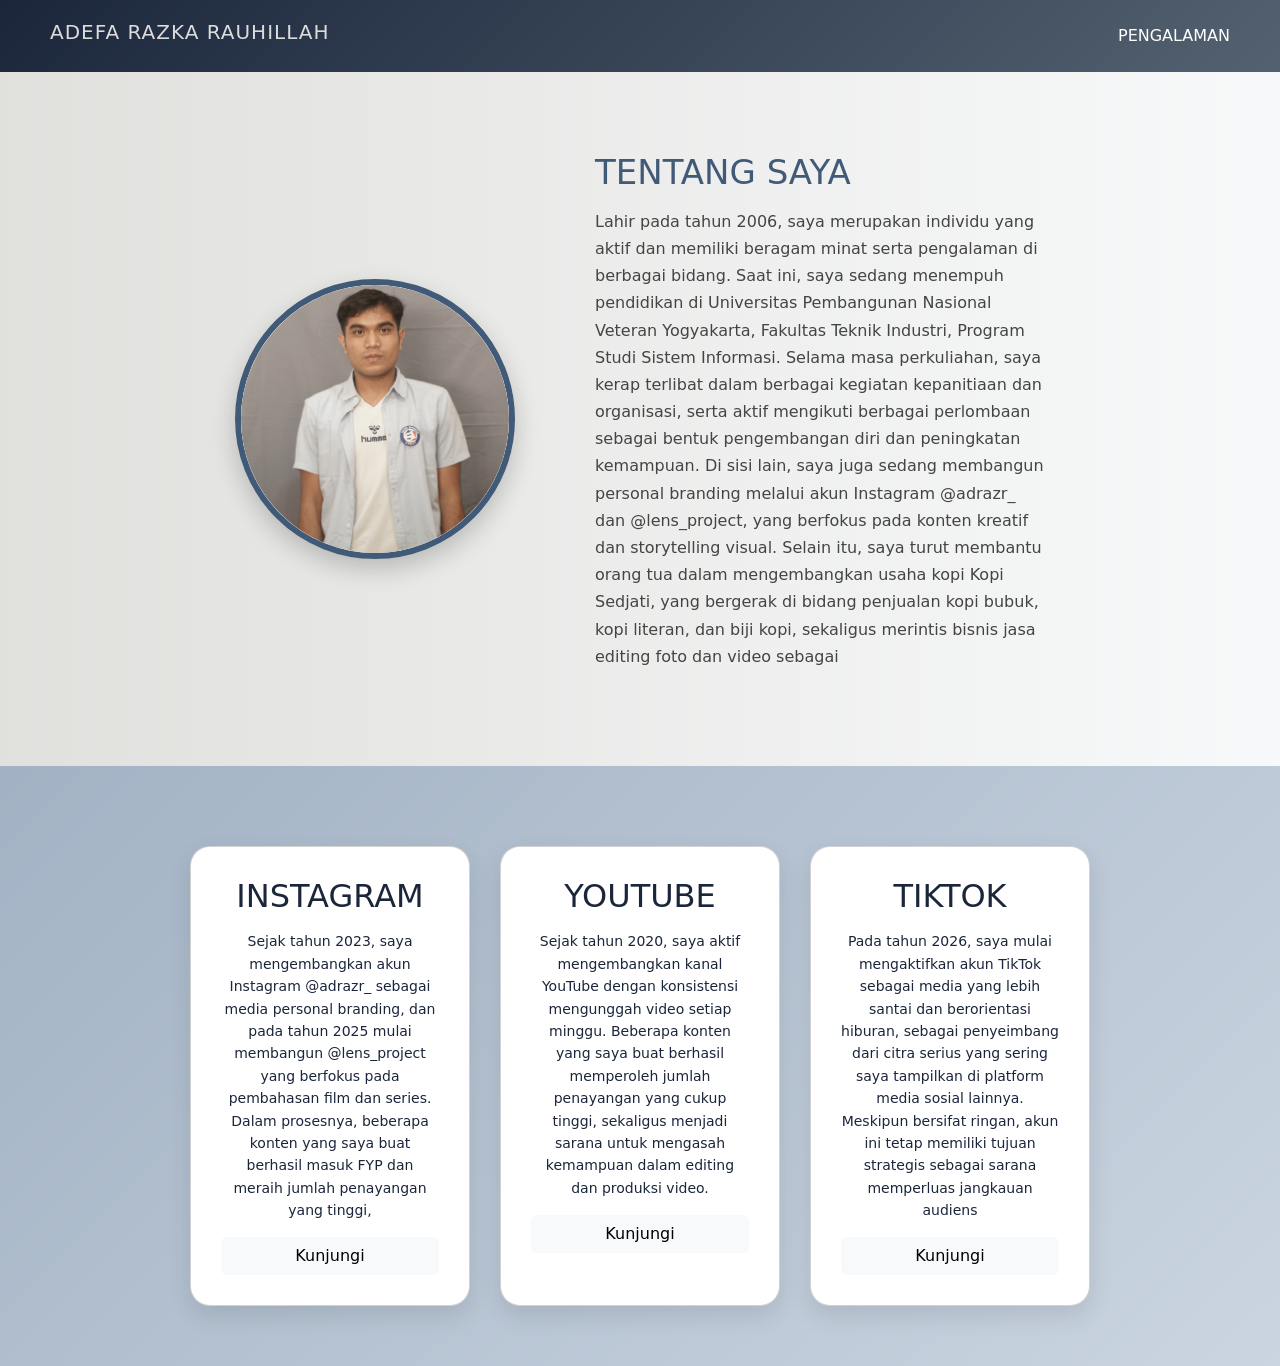
<file: index.html>
<!DOCTYPE html>
<html lang="id">
<head>
    <meta charset="UTF-8">
    <meta name="viewport" content="width=device-width, initial-scale=1.0">
    <title>ADEFA RAZKA RAUHILLAH</title>
    <!-- Bootstrap -->
    <link href="https://cdn.jsdelivr.net/npm/bootstrap@5.3.0/dist/css/bootstrap.min.css" rel="stylesheet">

    <!-- CSS -->
    <link rel="stylesheet" href="stylee.css">
</head>
</head>


<body>
  <script src="script.js"></script>
<nav class="atas">
    <h1>ADEFA RAZKA RAUHILLAH</h1>
    <a href="index1.html" class="pengalaman">PENGALAMAN</a>
</nav>


<div class="tentang">
  <div class="tentang-kiri"> 
    <img src="asset/pictures44.png" alt="Foto Adefa Razka Rauhillah" width="300" height="300">
  </div>
   <div class="tentang-kanan"> 
    <h2 style="color: #415A77;">TENTANG SAYA</h2>
    <p >Lahir pada tahun 2006, saya merupakan individu yang aktif dan memiliki beragam minat 
        serta pengalaman di berbagai bidang. Saat ini, saya sedang menempuh pendidikan di Universitas 
        Pembangunan Nasional Veteran Yogyakarta, Fakultas Teknik Industri, Program Studi Sistem Informasi. 
        Selama masa perkuliahan, saya kerap terlibat dalam berbagai kegiatan kepanitiaan dan organisasi, 
        serta aktif mengikuti berbagai perlombaan sebagai bentuk pengembangan diri dan peningkatan kemampuan. 
        Di sisi lain, saya juga sedang membangun personal branding melalui akun Instagram @adrazr_ dan @lens_project, 
        yang berfokus pada konten kreatif dan storytelling visual. Selain itu, saya turut membantu orang tua dalam mengembangkan 
        usaha kopi Kopi Sedjati, yang bergerak di bidang penjualan kopi bubuk, kopi literan, dan biji kopi, sekaligus merintis bisnis
         jasa editing foto dan video sebagai </p>
         </div>   
</div>

<div class="cards">
  <div class="card">
    <h2>INSTAGRAM</h2>
    <!-- <div class="instagram">
    <img src="asset/picture45.jpeg" alt="foto instagram" width="250px" height="500px">
    </div> -->
    <p>Sejak tahun 2023, saya mengembangkan akun Instagram @adrazr_ sebagai media personal branding,
      dan pada tahun 2025 mulai membangun @lens_project yang berfokus pada pembahasan film dan series.
      Dalam prosesnya, beberapa konten yang saya buat berhasil masuk FYP dan meraih jumlah penayangan yang tinggi,
      </p>
       <a href="https://www.instagram.com/adrazr_/" target="_blank" class="btn btn-light">Kunjungi</a>
  </div>
    <div class="card">
    <h2>YOUTUBE</h2>
    <P>Sejak tahun 2020, saya aktif mengembangkan kanal YouTube dengan konsistensi mengunggah video setiap minggu.
         Beberapa konten yang saya buat berhasil memperoleh jumlah penayangan yang cukup tinggi, sekaligus menjadi
          sarana untuk mengasah kemampuan dalam editing dan produksi video. </P>
    <a href="https://www.youtube.com/@adefarazka1221" target="_blank" class="btn btn-light">Kunjungi</a>
  </div>
      <div class="card">
    <h2>TIKTOK</h2>
    <P>Pada tahun 2026, saya mulai mengaktifkan akun TikTok sebagai media yang lebih santai dan berorientasi hiburan,
         sebagai penyeimbang dari citra serius yang sering saya tampilkan di platform media sosial lainnya. Meskipun bersifat ringan,
          akun ini tetap memiliki tujuan strategis sebagai sarana memperluas jangkauan audiens </P>
          <a href="https://www.tiktok.com/@bptslmn?_r=1&_t=ZS-950C0Gmnsyl" target="_blank" class="btn btn-light">Kunjungi</a>
  </div>
</div>

</body>


</html>
</file>
<file: stylee.css>
/* ================= GLOBAL ================= */
body {
    background: #f5f7fa;
    scroll-behavior: smooth;
}

/* ================= NAVBAR ================= */
.atas{
    background: linear-gradient(135deg, #1B263B, #536170);
    color: #dcdcdc;
    display:flex;
    justify-content: space-between;
    padding: 20px 50px;
    align-items: center;
    position: sticky;
    top: 0;
    z-index: 999;
}

.atas h1 {
    font-size: 20px;
    letter-spacing: 1px;
}

.atas a {
    color: white;
    text-decoration: none;
    font-size: 16px;
    position: relative;
}

/* hover underline */
.atas a::after {
    content: "";
    position: absolute;
    width: 0%;
    height: 2px;
    background: #E0E1DD;
    bottom: -5px;
    left: 0;
    transition: 0.3s;
}

.atas a:hover::after {
    width: 100%;
}

/* ================= HERO ================= */
.tentang {
    background: linear-gradient(to right, #E0E1DD, #f8f9fa);
    display: flex;
    align-items: center;
    justify-content: center;
    gap: 80px;
    padding: 80px 40px;
}

/* FOTO */
.tentang-kiri img {
    width: 280px;
    height: 280px;
    border-radius: 50%;
    object-fit: cover;
    border: 6px solid #415A77;
    box-shadow: 0 10px 25px rgba(0,0,0,0.2);
    transition: 0.3s;
}

.tentang-kiri img:hover {
    transform: scale(1.05);
}

/* TEXT */
.tentang-kanan {
    max-width: 450px;
}

.tentang-kanan h2 {
    font-size: 34px;
    margin-bottom: 15px;
}

.tentang-kanan p {
    line-height: 1.7;
    color: #444;
}

/* ================= CARDS ================= */
.cards {
    display: flex;
    justify-content: center;
    padding: 60px;
    gap: 30px;
    background: linear-gradient(135deg, #a2b2c4, #cbd5e1);
    flex-wrap: wrap;
}

/* CARD */
.card {
    margin-top: 20px;
    padding: 30px;
    background: white;
    color: #1B263B;
    width: 280px;
    height: auto;
    border-radius: 20px;
    text-align: center;
    box-shadow: 0 10px 25px rgba(0,0,0,0.1);
    transition: 0.4s;
}

.card h2 {
    margin-bottom: 15px;
}

.card p {
    font-size: 14px;
    line-height: 1.6;
}

.card:hover {
    transform: translateY(-10px) scale(1.03);
    background: #1B263B;
    color: white;
}

/* ================= SECTION PRESTASI ================= */
.prestasi{
    background: linear-gradient(to right,rgb(171, 189, 224), #415A77);
    padding: 70px 40px;
    display: flex;
    flex-direction: column;
    gap: 50px;
}

/* ITEM */
.item {
    display: flex;
    align-items: center;
    gap: 40px;
    background: white;
    padding: 20px;
    border-radius: 20px;
    box-shadow: 0 10px 20px rgba(0,0,0,0.08);
    opacity: 1;
    transform: translateY(50px);
    transition: 0.6s;
}

/* IMAGE */
.item img {
    width: 320px;
    height: 220px;
    object-fit: cover;
    border-radius: 15px;
}

/* TEXT */
.item-text h2 {
    font-size: 24px;
    margin-bottom: 10px;
    color: #1B263B;
}

.item-text p {
    color: #555;
    line-height: 1.6;
}

/* HOVER */
.item:hover {
    transform: scale(1.02);
}

/* ANIMASI MUNCUL */
.item.show {
    opacity: 4;
    transform: translateY(0);
}

/* ================= RESPONSIVE ================= */
@media (max-width: 768px) {
    .tentang {
        flex-direction: column;
        text-align: center;
    }

    .cards {
        flex-direction: column;
        align-items: center;
    }

    .item {
        flex-direction: column;
        text-align: center;
    }

    .item img {
        width: 100%;
        height: auto;
    }
}
</file>
